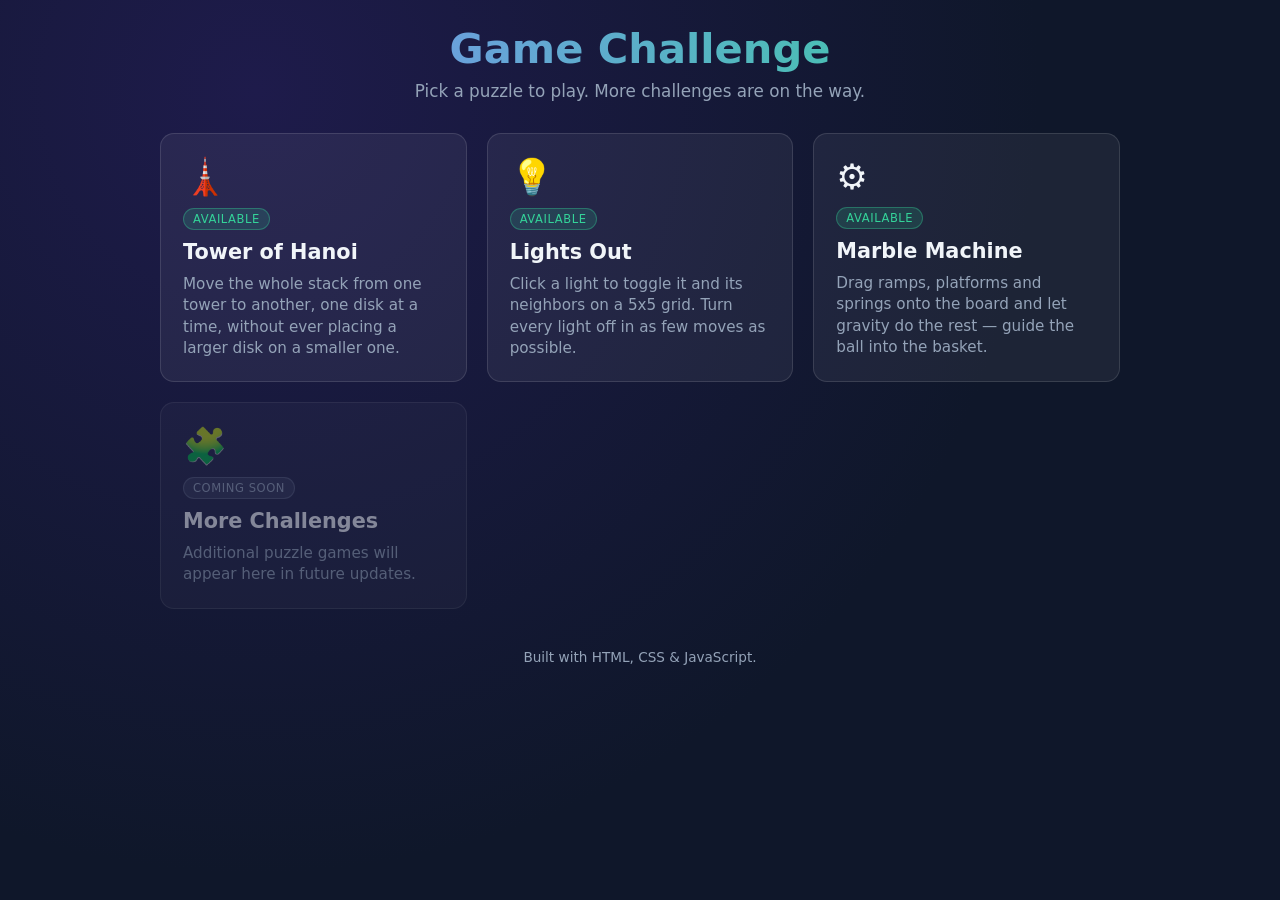
<file: index.html>
<!doctype html>
<html lang="en">
<head>
  <meta charset="UTF-8" />
  <meta name="viewport" content="width=device-width, initial-scale=1.0" />
  <title>Game Challenge Menu</title>
  <meta name="description" content="A collection of browser puzzle challenges, starting with Tower of Hanoi." />
  <link rel="stylesheet" href="assets/site.css" />
</head>
<body>
  <header class="site-header">
    <h1>Game Challenge</h1>
    <p>Pick a puzzle to play. More challenges are on the way.</p>
  </header>

  <main class="game-grid">
    <a class="game-card" href="games/tower-of-hanoi/index.html">
      <span class="icon">🗼</span>
      <span class="badge">Available</span>
      <h2>Tower of Hanoi</h2>
      <p>Move the whole stack from one tower to another, one disk at a time, without ever placing a larger disk on a smaller one.</p>
    </a>

    <a class="game-card" href="games/lights-out/index.html">
      <span class="icon">💡</span>
      <span class="badge">Available</span>
      <h2>Lights Out</h2>
      <p>Click a light to toggle it and its neighbors on a 5x5 grid. Turn every light off in as few moves as possible.</p>
    </a>

    <a class="game-card" href="games/marble-machine/index.html">
      <span class="icon">⚙️</span>
      <span class="badge">Available</span>
      <h2>Marble Machine</h2>
      <p>Drag ramps, platforms and springs onto the board and let gravity do the rest &mdash; guide the ball into the basket.</p>
    </a>

    <div class="game-card disabled" aria-disabled="true">
      <span class="icon">🧩</span>
      <span class="badge">Coming soon</span>
      <h2>More Challenges</h2>
      <p>Additional puzzle games will appear here in future updates.</p>
    </div>
  </main>

  <footer class="site-footer">
    Built with HTML, CSS &amp; JavaScript.
  </footer>
</body>
</html>
</file>
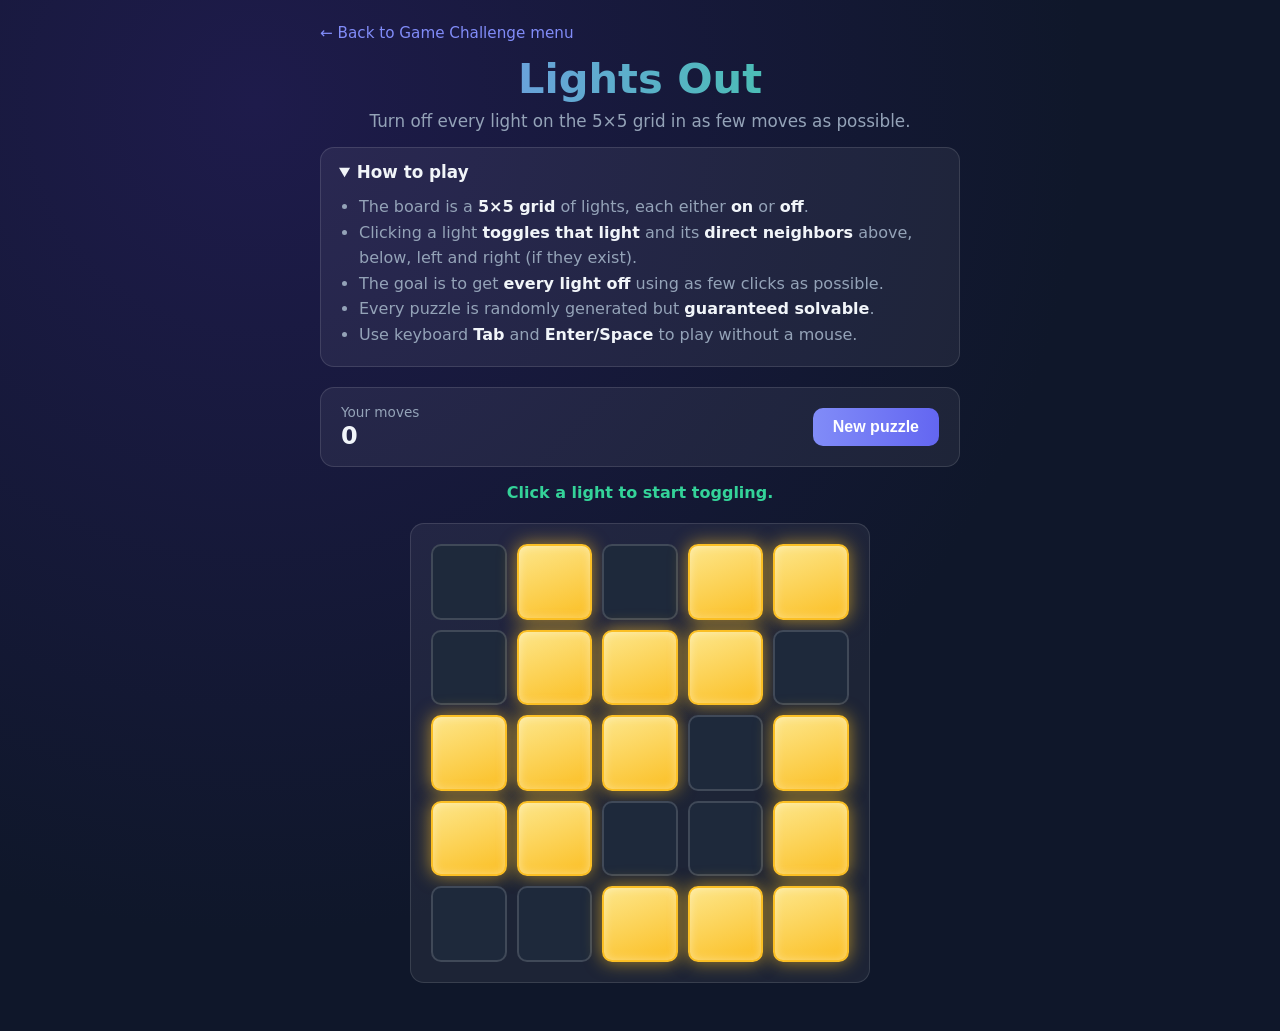
<file: games/lights-out/index.html>
<!doctype html>
<html lang="en">
<head>
  <meta charset="UTF-8" />
  <meta name="viewport" content="width=device-width, initial-scale=1.0" />
  <title>Lights Out | Game Challenge</title>
  <meta name="description" content="Play Lights Out in your browser. Turn off every light on a 5x5 grid in as few moves as possible." />
  <link rel="stylesheet" href="../../assets/site.css" />
  <link rel="stylesheet" href="lights-out.css" />
</head>
<body>
  <div class="lights-page">
    <a class="back-link" href="../../index.html">&larr; Back to Game Challenge menu</a>

    <header class="site-header lights-header">
      <h1>Lights Out</h1>
      <p>Turn off every light on the 5&times;5 grid in as few moves as possible.</p>
    </header>

    <details class="instructions" open>
      <summary>How to play</summary>
      <ul>
        <li>The board is a <strong>5&times;5 grid</strong> of lights, each either <strong>on</strong> or <strong>off</strong>.</li>
        <li>Clicking a light <strong>toggles that light</strong> and its <strong>direct neighbors</strong> above, below, left and right (if they exist).</li>
        <li>The goal is to get <strong>every light off</strong> using as few clicks as possible.</li>
        <li>Every puzzle is randomly generated but <strong>guaranteed solvable</strong>.</li>
        <li>Use keyboard <strong>Tab</strong> and <strong>Enter/Space</strong> to play without a mouse.</li>
      </ul>
    </details>

    <section class="controls" aria-label="Game controls">
      <div class="stat">
        <span class="stat-label">Your moves</span>
        <span class="stat-value" id="move-count">0</span>
      </div>

      <button id="restart-btn" type="button" class="restart-btn">New puzzle</button>
    </section>

    <p class="status-line" id="status-line" role="status" aria-live="polite">
      Click a light to start toggling.
    </p>

    <main class="lights-board" id="lights-board" role="grid" aria-label="Lights Out grid, 5 by 5"></main>
  </div>

  <div class="victory-overlay" id="victory-overlay" hidden>
    <div class="victory-card" role="dialog" aria-modal="true" aria-labelledby="victory-title">
      <h2 id="victory-title">💡 Lights out!</h2>
      <p id="victory-message"></p>
      <div class="victory-actions">
        <button id="victory-again-btn" type="button" class="restart-btn">Play again</button>
        <a href="../../index.html" class="menu-link">Back to menu</a>
      </div>
    </div>
  </div>

  <script src="lights-out.js"></script>
</body>
</html>
</file>
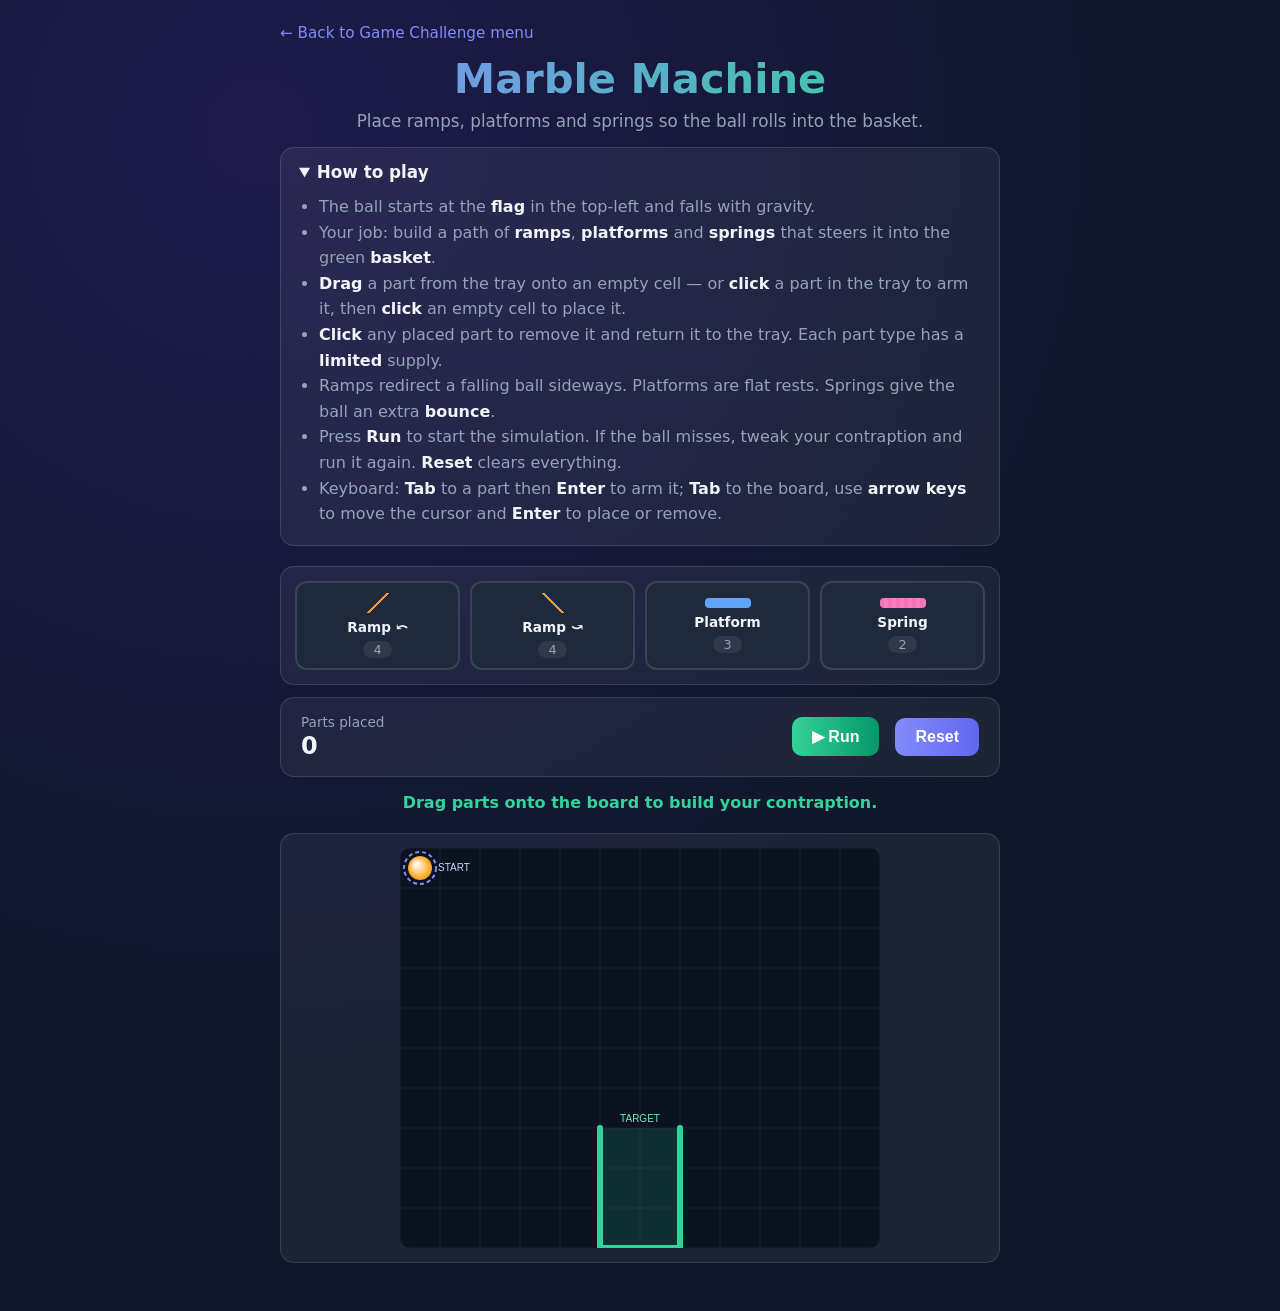
<file: games/marble-machine/index.html>
<!doctype html>
<html lang="en">
<head>
  <meta charset="UTF-8" />
  <meta name="viewport" content="width=device-width, initial-scale=1.0" />
  <title>Marble Machine | Game Challenge</title>
  <meta name="description" content="Build a contraption of ramps, platforms and springs to guide a ball into the target basket." />
  <link rel="stylesheet" href="../../assets/site.css" />
  <link rel="stylesheet" href="marble-machine.css" />
</head>
<body>
  <div class="marble-page">
    <a class="back-link" href="../../index.html">&larr; Back to Game Challenge menu</a>

    <header class="site-header marble-header">
      <h1>Marble Machine</h1>
      <p>Place ramps, platforms and springs so the ball rolls into the basket.</p>
    </header>

    <details class="instructions" open>
      <summary>How to play</summary>
      <ul>
        <li>The ball starts at the <strong>flag</strong> in the top-left and falls with gravity.</li>
        <li>Your job: build a path of <strong>ramps</strong>, <strong>platforms</strong> and <strong>springs</strong> that steers it into the green <strong>basket</strong>.</li>
        <li><strong>Drag</strong> a part from the tray onto an empty cell &mdash; or <strong>click</strong> a part in the tray to arm it, then <strong>click</strong> an empty cell to place it.</li>
        <li><strong>Click</strong> any placed part to remove it and return it to the tray. Each part type has a <strong>limited</strong> supply.</li>
        <li>Ramps redirect a falling ball sideways. Platforms are flat rests. Springs give the ball an extra <strong>bounce</strong>.</li>
        <li>Press <strong>Run</strong> to start the simulation. If the ball misses, tweak your contraption and run it again. <strong>Reset</strong> clears everything.</li>
        <li>Keyboard: <strong>Tab</strong> to a part then <strong>Enter</strong> to arm it; <strong>Tab</strong> to the board, use <strong>arrow keys</strong> to move the cursor and <strong>Enter</strong> to place or remove.</li>
      </ul>
    </details>

    <section class="tray" id="tray" aria-label="Available parts">
      <button type="button" class="part-chip" data-part="ramp-right">
        <span class="chip-icon ramp-right-icon" aria-hidden="true"></span>
        <span class="chip-label">Ramp &#10554;</span>
        <span class="chip-count" id="count-ramp-right">4</span>
      </button>
      <button type="button" class="part-chip" data-part="ramp-left">
        <span class="chip-icon ramp-left-icon" aria-hidden="true"></span>
        <span class="chip-label">Ramp &#10555;</span>
        <span class="chip-count" id="count-ramp-left">4</span>
      </button>
      <button type="button" class="part-chip" data-part="platform">
        <span class="chip-icon platform-icon" aria-hidden="true"></span>
        <span class="chip-label">Platform</span>
        <span class="chip-count" id="count-platform">3</span>
      </button>
      <button type="button" class="part-chip" data-part="spring">
        <span class="chip-icon spring-icon" aria-hidden="true"></span>
        <span class="chip-label">Spring</span>
        <span class="chip-count" id="count-spring">2</span>
      </button>
    </section>

    <section class="controls" aria-label="Game controls">
      <div class="stat">
        <span class="stat-label">Parts placed</span>
        <span class="stat-value" id="parts-placed">0</span>
      </div>
      <button id="run-btn" type="button" class="restart-btn run-btn">&#9654; Run</button>
      <button id="reset-btn" type="button" class="restart-btn">Reset</button>
    </section>

    <p class="status-line" id="status-line" role="status" aria-live="polite">
      Drag parts onto the board to build your contraption.
    </p>

    <main class="board-wrap">
      <canvas id="board" class="board-canvas" tabindex="0" width="480" height="400" aria-label="Marble machine board, use arrow keys to move the placement cursor and Enter to place or remove a part"></canvas>
    </main>
  </div>

  <div class="victory-overlay" id="victory-overlay" hidden>
    <div class="victory-card" role="dialog" aria-modal="true" aria-labelledby="victory-title">
      <h2 id="victory-title">🎯 Nailed it!</h2>
      <p id="victory-message"></p>
      <div class="victory-actions">
        <button id="victory-again-btn" type="button" class="restart-btn">Play again</button>
        <a href="../../index.html" class="menu-link">Back to menu</a>
      </div>
    </div>
  </div>

  <script src="marble-machine.js"></script>
</body>
</html>
</file>
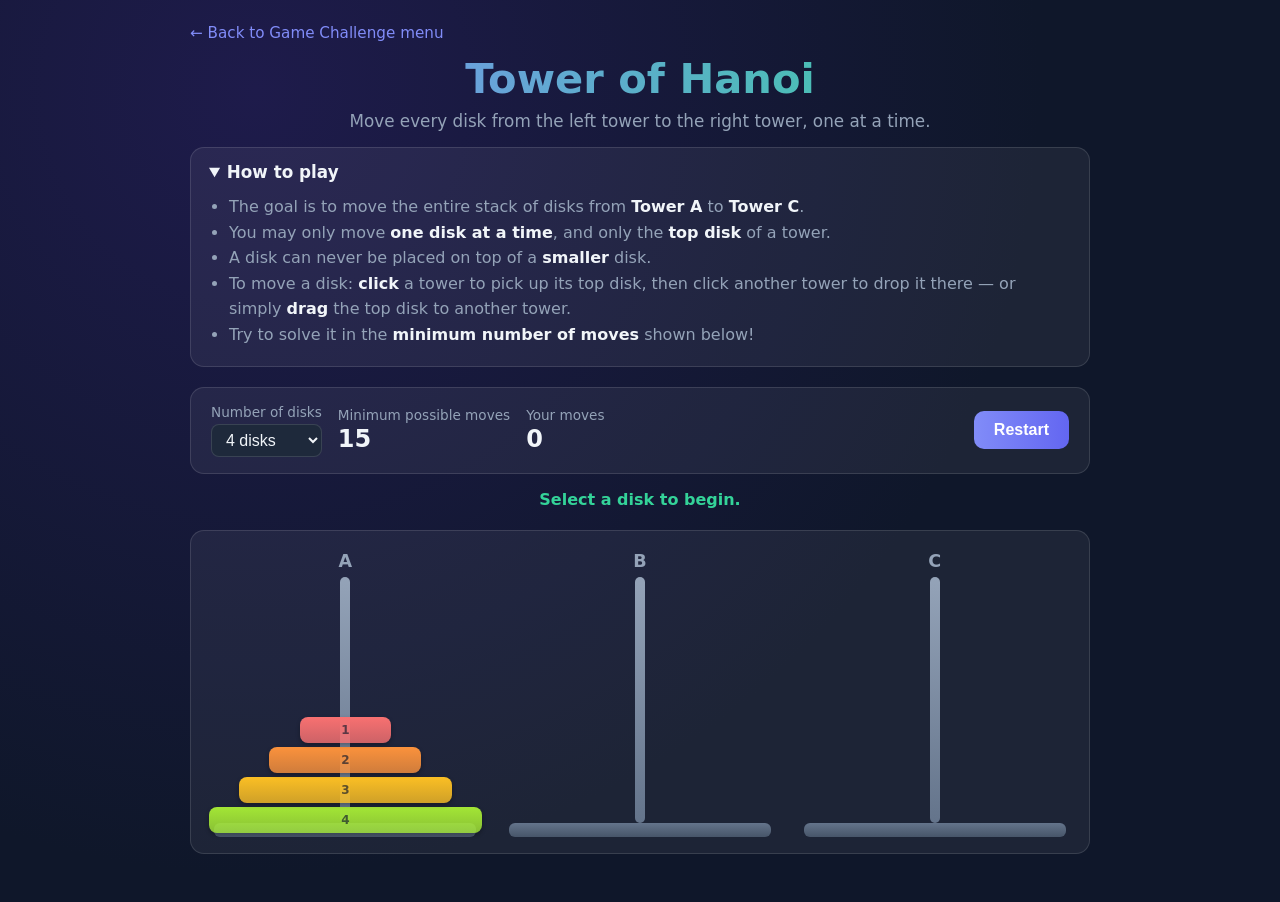
<file: games/tower-of-hanoi/index.html>
<!doctype html>
<html lang="en">
<head>
  <meta charset="UTF-8" />
  <meta name="viewport" content="width=device-width, initial-scale=1.0" />
  <title>Tower of Hanoi | Game Challenge</title>
  <meta name="description" content="Play Tower of Hanoi in your browser. Choose your disk count, track your moves, and beat the minimum!" />
  <link rel="stylesheet" href="../../assets/site.css" />
  <link rel="stylesheet" href="hanoi.css" />
</head>
<body>
  <div class="hanoi-page">
    <a class="back-link" href="../../index.html">&larr; Back to Game Challenge menu</a>

    <header class="site-header hanoi-header">
      <h1>Tower of Hanoi</h1>
      <p>Move every disk from the left tower to the right tower, one at a time.</p>
    </header>

    <details class="instructions" open>
      <summary>How to play</summary>
      <ul>
        <li>The goal is to move the entire stack of disks from <strong>Tower A</strong> to <strong>Tower C</strong>.</li>
        <li>You may only move <strong>one disk at a time</strong>, and only the <strong>top disk</strong> of a tower.</li>
        <li>A disk can never be placed on top of a <strong>smaller</strong> disk.</li>
        <li>To move a disk: <strong>click</strong> a tower to pick up its top disk, then click another tower to drop it there &mdash; or simply <strong>drag</strong> the top disk to another tower.</li>
        <li>Try to solve it in the <strong>minimum number of moves</strong> shown below!</li>
      </ul>
    </details>

    <section class="controls" aria-label="Game controls">
      <div class="control-group">
        <label for="disk-count">Number of disks</label>
        <select id="disk-count"></select>
      </div>

      <div class="stat">
        <span class="stat-label">Minimum possible moves</span>
        <span class="stat-value" id="min-moves">0</span>
      </div>

      <div class="stat">
        <span class="stat-label">Your moves</span>
        <span class="stat-value" id="move-count">0</span>
      </div>

      <button id="restart-btn" type="button" class="restart-btn">Restart</button>
    </section>

    <p class="status-line" id="status-line" role="status" aria-live="polite">
      Select a disk to begin.
    </p>

    <main class="board" id="board">
      <div class="peg-wrapper" data-peg="0" tabindex="0" role="button" aria-label="Tower A">
        <div class="peg-label">A</div>
        <div class="peg" id="peg-0">
          <div class="rod"></div>
          <div class="base"></div>
        </div>
      </div>
      <div class="peg-wrapper" data-peg="1" tabindex="0" role="button" aria-label="Tower B">
        <div class="peg-label">B</div>
        <div class="peg" id="peg-1">
          <div class="rod"></div>
          <div class="base"></div>
        </div>
      </div>
      <div class="peg-wrapper" data-peg="2" tabindex="0" role="button" aria-label="Tower C">
        <div class="peg-label">C</div>
        <div class="peg" id="peg-2">
          <div class="rod"></div>
          <div class="base"></div>
        </div>
      </div>
    </main>
  </div>

  <div class="victory-overlay" id="victory-overlay" hidden>
    <div class="victory-card" role="dialog" aria-modal="true" aria-labelledby="victory-title">
      <h2 id="victory-title">🎉 Solved it!</h2>
      <p id="victory-message"></p>
      <div class="victory-actions">
        <button id="victory-again-btn" type="button" class="restart-btn">Play again</button>
        <a href="../../index.html" class="menu-link">Back to menu</a>
      </div>
    </div>
  </div>

  <script src="hanoi.js"></script>
</body>
</html>
</file>
<file: assets/site.css>
:root {
  --bg-1: #1e1b4b;
  --bg-2: #0f172a;
  --panel: rgba(255, 255, 255, 0.06);
  --panel-border: rgba(255, 255, 255, 0.12);
  --accent: #818cf8;
  --accent-2: #34d399;
  --text: #f1f5f9;
  --text-dim: #94a3b8;
  --radius: 14px;
}

* {
  box-sizing: border-box;
}

html, body {
  margin: 0;
  padding: 0;
}

body {
  min-height: 100vh;
  font-family: "Segoe UI", system-ui, -apple-system, Roboto, Helvetica, Arial, sans-serif;
  background: radial-gradient(circle at 20% 10%, var(--bg-1), var(--bg-2) 60%);
  color: var(--text);
  display: flex;
  flex-direction: column;
  align-items: center;
  padding: 24px 16px 48px;
}

.site-header {
  width: 100%;
  max-width: 960px;
  text-align: center;
  margin-bottom: 32px;
}

.site-header h1 {
  font-size: clamp(1.8rem, 4vw, 2.6rem);
  margin: 0 0 8px;
  background: linear-gradient(90deg, var(--accent), var(--accent-2));
  -webkit-background-clip: text;
  background-clip: text;
  color: transparent;
}

.site-header p {
  color: var(--text-dim);
  margin: 0;
  font-size: 1.05rem;
}

.game-grid {
  width: 100%;
  max-width: 960px;
  display: grid;
  grid-template-columns: repeat(auto-fit, minmax(260px, 1fr));
  gap: 20px;
}

.game-card {
  background: var(--panel);
  border: 1px solid var(--panel-border);
  border-radius: var(--radius);
  padding: 22px;
  text-decoration: none;
  color: var(--text);
  display: flex;
  flex-direction: column;
  gap: 10px;
  transition: transform 0.15s ease, border-color 0.15s ease, box-shadow 0.15s ease;
}

.game-card:not(.disabled):hover,
.game-card:not(.disabled):focus-visible {
  transform: translateY(-4px);
  border-color: var(--accent);
  box-shadow: 0 12px 24px rgba(0, 0, 0, 0.35);
}

.game-card .icon {
  font-size: 2.2rem;
}

.game-card h2 {
  margin: 0;
  font-size: 1.3rem;
}

.game-card p {
  margin: 0;
  color: var(--text-dim);
  font-size: 0.95rem;
  line-height: 1.4;
}

.badge {
  display: inline-block;
  align-self: flex-start;
  font-size: 0.72rem;
  text-transform: uppercase;
  letter-spacing: 0.05em;
  padding: 3px 9px;
  border-radius: 999px;
  background: rgba(52, 211, 153, 0.15);
  color: var(--accent-2);
  border: 1px solid rgba(52, 211, 153, 0.35);
}

.game-card.disabled {
  opacity: 0.5;
  cursor: not-allowed;
}

.game-card.disabled .badge {
  background: rgba(148, 163, 184, 0.15);
  color: var(--text-dim);
  border-color: rgba(148, 163, 184, 0.3);
}

.back-link {
  align-self: flex-start;
  color: var(--accent);
  text-decoration: none;
  font-size: 0.95rem;
  margin-bottom: 12px;
  display: inline-flex;
  align-items: center;
  gap: 6px;
}

.back-link:hover {
  text-decoration: underline;
}

footer.site-footer {
  margin-top: 40px;
  color: var(--text-dim);
  font-size: 0.85rem;
  text-align: center;
}

.victory-overlay {
  position: fixed;
  inset: 0;
  background: rgba(2, 6, 23, 0.72);
  display: flex;
  align-items: center;
  justify-content: center;
  padding: 20px;
  z-index: 100;
}

.victory-overlay[hidden] {
  display: none;
}

.victory-card {
  background: #111827;
  border: 1px solid var(--panel-border);
  border-radius: 18px;
  padding: 32px;
  max-width: 420px;
  width: 100%;
  text-align: center;
  box-shadow: 0 20px 50px rgba(0, 0, 0, 0.5);
}

.victory-card h2 {
  margin-top: 0;
  font-size: 1.8rem;
}

.victory-card p {
  color: var(--text-dim);
  line-height: 1.6;
  font-size: 1.05rem;
}

.victory-actions {
  display: flex;
  gap: 12px;
  justify-content: center;
  margin-top: 20px;
  flex-wrap: wrap;
}

.menu-link {
  color: var(--text);
  text-decoration: none;
  padding: 10px 20px;
  border-radius: 10px;
  border: 1px solid var(--panel-border);
  font-weight: 600;
}

.menu-link:hover {
  border-color: var(--accent);
}
</file>
<file: games/lights-out/lights-out.css>
.lights-page {
  width: 100%;
  max-width: 640px;
  display: flex;
  flex-direction: column;
}

.lights-header {
  margin-bottom: 16px;
}

.instructions {
  background: var(--panel);
  border: 1px solid var(--panel-border);
  border-radius: var(--radius);
  padding: 14px 18px;
  margin-bottom: 20px;
}

.instructions summary {
  cursor: pointer;
  font-weight: 600;
  font-size: 1.05rem;
}

.instructions ul {
  margin: 12px 0 4px;
  padding-left: 20px;
  color: var(--text-dim);
  line-height: 1.6;
}

.instructions strong {
  color: var(--text);
}

.controls {
  display: flex;
  flex-wrap: wrap;
  align-items: center;
  gap: 16px;
  background: var(--panel);
  border: 1px solid var(--panel-border);
  border-radius: var(--radius);
  padding: 16px 20px;
  margin-bottom: 12px;
}

.stat {
  display: flex;
  flex-direction: column;
  gap: 2px;
  font-size: 0.85rem;
  color: var(--text-dim);
  min-width: 120px;
}

.stat-value {
  font-size: 1.5rem;
  font-weight: 700;
  color: var(--text);
}

.restart-btn {
  margin-left: auto;
  background: linear-gradient(90deg, var(--accent), #6366f1);
  color: #fff;
  border: none;
  padding: 10px 20px;
  border-radius: 10px;
  font-size: 1rem;
  font-weight: 600;
  cursor: pointer;
  transition: transform 0.15s ease, box-shadow 0.15s ease;
}

.restart-btn:hover {
  transform: translateY(-2px);
  box-shadow: 0 8px 16px rgba(99, 102, 241, 0.35);
}

.status-line {
  text-align: center;
  color: var(--accent-2);
  font-weight: 600;
  min-height: 1.4em;
  margin: 4px 0 18px;
}

.lights-board {
  display: grid;
  grid-template-columns: repeat(5, 1fr);
  gap: 10px;
  background: var(--panel);
  border: 1px solid var(--panel-border);
  border-radius: var(--radius);
  padding: 20px;
  width: 100%;
  max-width: 460px;
  margin: 0 auto;
}

.light-cell {
  aspect-ratio: 1 / 1;
  border-radius: 10px;
  border: 2px solid rgba(255, 255, 255, 0.15);
  background: #1e293b;
  cursor: pointer;
  padding: 0;
  transition: background 0.15s ease, box-shadow 0.15s ease, transform 0.08s ease;
}

.light-cell:hover {
  transform: translateY(-1px);
}

.light-cell:focus-visible {
  outline: none;
  box-shadow: 0 0 0 3px var(--accent);
}

.light-cell.on {
  background: linear-gradient(160deg, #fde68a, #fbbf24);
  border-color: #fbbf24;
  box-shadow: 0 0 18px rgba(251, 191, 36, 0.65), inset 0 0 10px rgba(255, 255, 255, 0.4);
}

.light-cell.on:active {
  transform: scale(0.96);
}

.light-cell.off:active {
  transform: scale(0.96);
}

@media (max-width: 480px) {
  .lights-board {
    padding: 12px;
    gap: 6px;
  }

  .restart-btn {
    margin-left: 0;
    width: 100%;
  }
}
</file>
<file: games/marble-machine/marble-machine.css>
.marble-page {
  width: 100%;
  max-width: 720px;
  display: flex;
  flex-direction: column;
}

.marble-header {
  margin-bottom: 16px;
}

.instructions {
  background: var(--panel);
  border: 1px solid var(--panel-border);
  border-radius: var(--radius);
  padding: 14px 18px;
  margin-bottom: 20px;
}

.instructions summary {
  cursor: pointer;
  font-weight: 600;
  font-size: 1.05rem;
}

.instructions ul {
  margin: 12px 0 4px;
  padding-left: 20px;
  color: var(--text-dim);
  line-height: 1.6;
}

.instructions strong {
  color: var(--text);
}

.tray {
  display: flex;
  flex-wrap: wrap;
  gap: 10px;
  background: var(--panel);
  border: 1px solid var(--panel-border);
  border-radius: var(--radius);
  padding: 14px;
  margin-bottom: 12px;
  touch-action: none;
}

.part-chip {
  flex: 1 1 130px;
  display: flex;
  flex-direction: column;
  align-items: center;
  gap: 6px;
  background: #1e293b;
  border: 2px solid var(--panel-border);
  border-radius: 12px;
  padding: 10px 8px;
  color: var(--text);
  cursor: grab;
  font-family: inherit;
  transition: border-color 0.15s ease, transform 0.1s ease;
}

.part-chip:hover {
  border-color: var(--accent);
}

.part-chip.armed {
  border-color: var(--accent-2);
  box-shadow: 0 0 0 2px rgba(52, 211, 153, 0.35);
}

.part-chip:focus-visible {
  outline: none;
  box-shadow: 0 0 0 3px var(--accent);
}

.part-chip:disabled {
  opacity: 0.4;
  cursor: not-allowed;
}

.chip-icon {
  width: 46px;
  height: 20px;
  display: block;
  pointer-events: none;
}

.ramp-right-icon {
  background: linear-gradient(135deg, transparent 47%, #fb923c 47%, #fb923c 53%, transparent 53%);
}

.ramp-left-icon {
  background: linear-gradient(45deg, transparent 47%, #fb923c 47%, #fb923c 53%, transparent 53%);
}

.platform-icon {
  background: #60a5fa;
  border-radius: 4px;
  height: 10px;
  margin-top: 5px;
}

.spring-icon {
  background: repeating-linear-gradient(90deg, #f472b6 0 4px, #fb7bc4 4px 8px);
  border-radius: 4px;
  height: 10px;
  margin-top: 5px;
}

.chip-label {
  font-size: 0.85rem;
  font-weight: 600;
}

.chip-count {
  font-size: 0.8rem;
  color: var(--text-dim);
  background: rgba(255, 255, 255, 0.08);
  padding: 1px 10px;
  border-radius: 999px;
}

.controls {
  display: flex;
  flex-wrap: wrap;
  align-items: center;
  gap: 16px;
  background: var(--panel);
  border: 1px solid var(--panel-border);
  border-radius: var(--radius);
  padding: 16px 20px;
  margin-bottom: 12px;
}

.stat {
  display: flex;
  flex-direction: column;
  gap: 2px;
  font-size: 0.85rem;
  color: var(--text-dim);
  min-width: 110px;
}

.stat-value {
  font-size: 1.5rem;
  font-weight: 700;
  color: var(--text);
}

.restart-btn {
  background: linear-gradient(90deg, var(--accent), #6366f1);
  color: #fff;
  border: none;
  padding: 10px 20px;
  border-radius: 10px;
  font-size: 1rem;
  font-weight: 600;
  cursor: pointer;
  transition: transform 0.15s ease, box-shadow 0.15s ease;
}

.restart-btn:hover {
  transform: translateY(-2px);
  box-shadow: 0 8px 16px rgba(99, 102, 241, 0.35);
}

.run-btn {
  margin-left: auto;
  background: linear-gradient(90deg, var(--accent-2), #059669);
}

.run-btn:disabled,
.restart-btn:disabled {
  opacity: 0.5;
  cursor: not-allowed;
  transform: none;
  box-shadow: none;
}

.status-line {
  text-align: center;
  color: var(--accent-2);
  font-weight: 600;
  min-height: 1.4em;
  margin: 4px 0 18px;
}

.board-wrap {
  display: flex;
  justify-content: center;
  background: var(--panel);
  border: 1px solid var(--panel-border);
  border-radius: var(--radius);
  padding: 14px;
}

.board-canvas {
  width: 100%;
  max-width: 480px;
  height: auto;
  aspect-ratio: 480 / 400;
  background: #0b1220;
  border-radius: 10px;
  cursor: pointer;
  touch-action: none;
}

.board-canvas:focus-visible {
  outline: none;
  box-shadow: 0 0 0 3px var(--accent);
}

.drag-ghost {
  position: fixed;
  pointer-events: none;
  z-index: 999;
  opacity: 0.85;
  width: 46px;
  height: 20px;
  border-radius: 4px;
}

@media (max-width: 640px) {
  .tray {
    padding: 10px;
  }

  .part-chip {
    flex: 1 1 45%;
  }

  .run-btn {
    margin-left: 0;
  }

  .controls {
    flex-direction: column;
    align-items: stretch;
  }

  .controls .stat {
    flex-direction: row;
    justify-content: space-between;
    align-items: center;
  }
}
</file>
<file: games/tower-of-hanoi/hanoi.css>
.hanoi-page {
  width: 100%;
  max-width: 900px;
  display: flex;
  flex-direction: column;
}

.hanoi-header {
  margin-bottom: 16px;
}

.instructions {
  background: var(--panel);
  border: 1px solid var(--panel-border);
  border-radius: var(--radius);
  padding: 14px 18px;
  margin-bottom: 20px;
}

.instructions summary {
  cursor: pointer;
  font-weight: 600;
  font-size: 1.05rem;
}

.instructions ul {
  margin: 12px 0 4px;
  padding-left: 20px;
  color: var(--text-dim);
  line-height: 1.6;
}

.instructions strong {
  color: var(--text);
}

.controls {
  display: flex;
  flex-wrap: wrap;
  align-items: center;
  gap: 16px;
  background: var(--panel);
  border: 1px solid var(--panel-border);
  border-radius: var(--radius);
  padding: 16px 20px;
  margin-bottom: 12px;
}

.control-group {
  display: flex;
  flex-direction: column;
  gap: 4px;
  font-size: 0.85rem;
  color: var(--text-dim);
}

.control-group select {
  font-size: 1rem;
  padding: 6px 10px;
  border-radius: 8px;
  border: 1px solid var(--panel-border);
  background: #1e293b;
  color: var(--text);
}

.stat {
  display: flex;
  flex-direction: column;
  gap: 2px;
  font-size: 0.85rem;
  color: var(--text-dim);
  min-width: 120px;
}

.stat-value {
  font-size: 1.5rem;
  font-weight: 700;
  color: var(--text);
}

.restart-btn {
  margin-left: auto;
  background: linear-gradient(90deg, var(--accent), #6366f1);
  color: #fff;
  border: none;
  padding: 10px 20px;
  border-radius: 10px;
  font-size: 1rem;
  font-weight: 600;
  cursor: pointer;
  transition: transform 0.15s ease, box-shadow 0.15s ease;
}

.restart-btn:hover {
  transform: translateY(-2px);
  box-shadow: 0 8px 16px rgba(99, 102, 241, 0.35);
}

.status-line {
  text-align: center;
  color: var(--accent-2);
  font-weight: 600;
  min-height: 1.4em;
  margin: 4px 0 18px;
}

.board {
  display: flex;
  align-items: flex-end;
  justify-content: space-around;
  gap: 10px;
  background: var(--panel);
  border: 1px solid var(--panel-border);
  border-radius: var(--radius);
  padding: 20px 12px 16px;
  min-height: 320px;
}

.peg-wrapper {
  flex: 1;
  display: flex;
  flex-direction: column;
  align-items: center;
  max-width: 300px;
  outline: none;
  border-radius: 10px;
  cursor: pointer;
}

.peg-wrapper:focus-visible {
  box-shadow: 0 0 0 3px var(--accent);
}

.peg-wrapper.selected .peg {
  filter: drop-shadow(0 0 10px rgba(129, 140, 248, 0.6));
}

.peg-wrapper.drop-target .base {
  box-shadow: 0 0 0 3px var(--accent-2);
}

.peg-label {
  font-size: 1.1rem;
  font-weight: 700;
  color: var(--text-dim);
  margin-bottom: 6px;
}

.peg {
  position: relative;
  width: 100%;
  height: 260px;
  display: flex;
  flex-direction: column-reverse;
  align-items: center;
}

.rod {
  position: absolute;
  bottom: 14px;
  width: 10px;
  height: calc(100% - 14px);
  left: 50%;
  transform: translateX(-50%);
  background: linear-gradient(180deg, #94a3b8, #64748b);
  border-radius: 6px;
  z-index: 0;
}

.base {
  position: absolute;
  bottom: 0;
  width: 92%;
  height: 14px;
  left: 4%;
  background: linear-gradient(180deg, #64748b, #475569);
  border-radius: 6px;
  z-index: 0;
  transition: box-shadow 0.15s ease;
}

.disk {
  position: relative;
  z-index: 1;
  height: 26px;
  margin-bottom: 4px;
  border-radius: 8px;
  display: flex;
  align-items: center;
  justify-content: center;
  font-size: 0.75rem;
  font-weight: 700;
  color: rgba(15, 23, 42, 0.65);
  box-shadow: 0 2px 4px rgba(0, 0, 0, 0.3);
  cursor: grab;
  transition: transform 0.12s ease, box-shadow 0.12s ease;
  user-select: none;
  touch-action: none;
}

.disk.top-disk.selected {
  transform: translateY(-10px) scale(1.03);
  box-shadow: 0 6px 14px rgba(0, 0, 0, 0.4);
}

.disk:not(.top-disk) {
  cursor: default;
}

.disk.top-disk:active {
  cursor: grabbing;
}

@media (max-width: 640px) {
  .board {
    padding: 16px 6px 12px;
    gap: 4px;
  }

  .peg {
    height: 200px;
  }

  .disk {
    height: 20px;
    font-size: 0.65rem;
  }

  .restart-btn {
    margin-left: 0;
    width: 100%;
  }

  .stat {
    min-width: 90px;
  }
}
</file>
